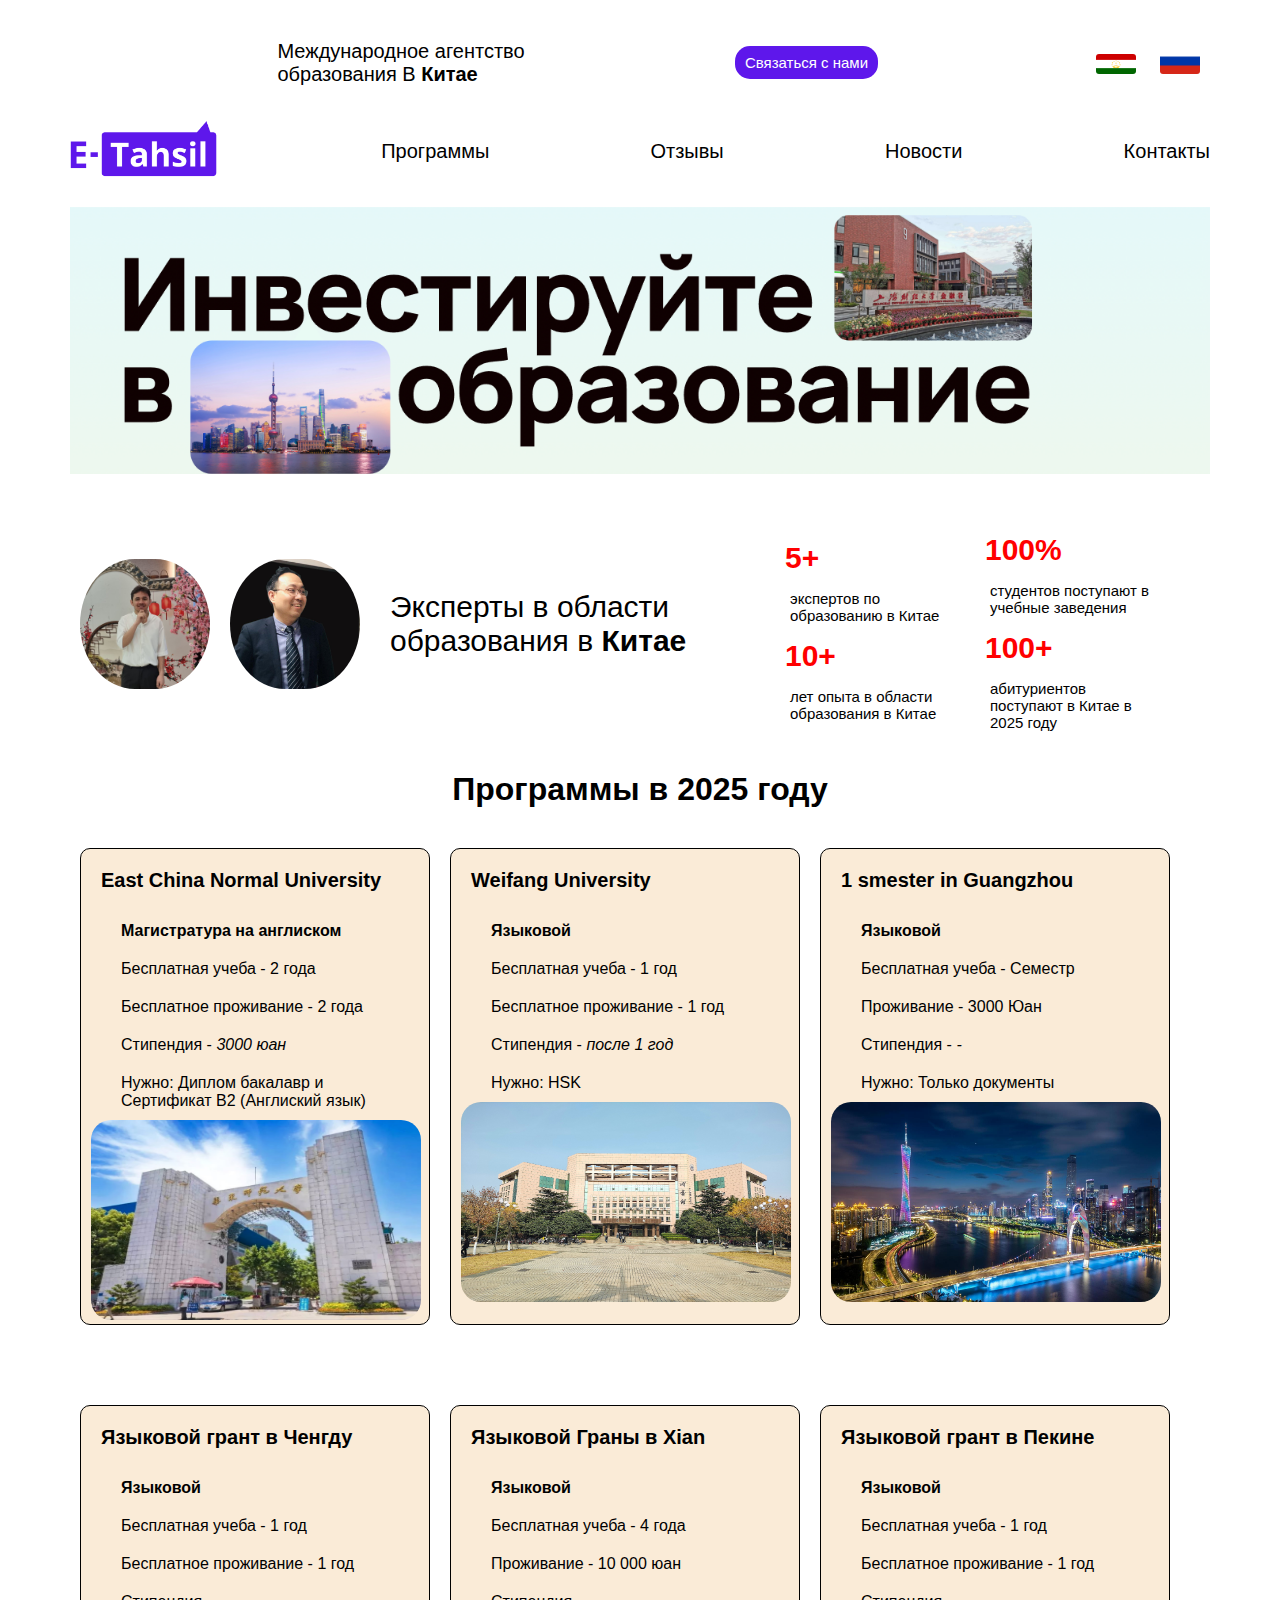
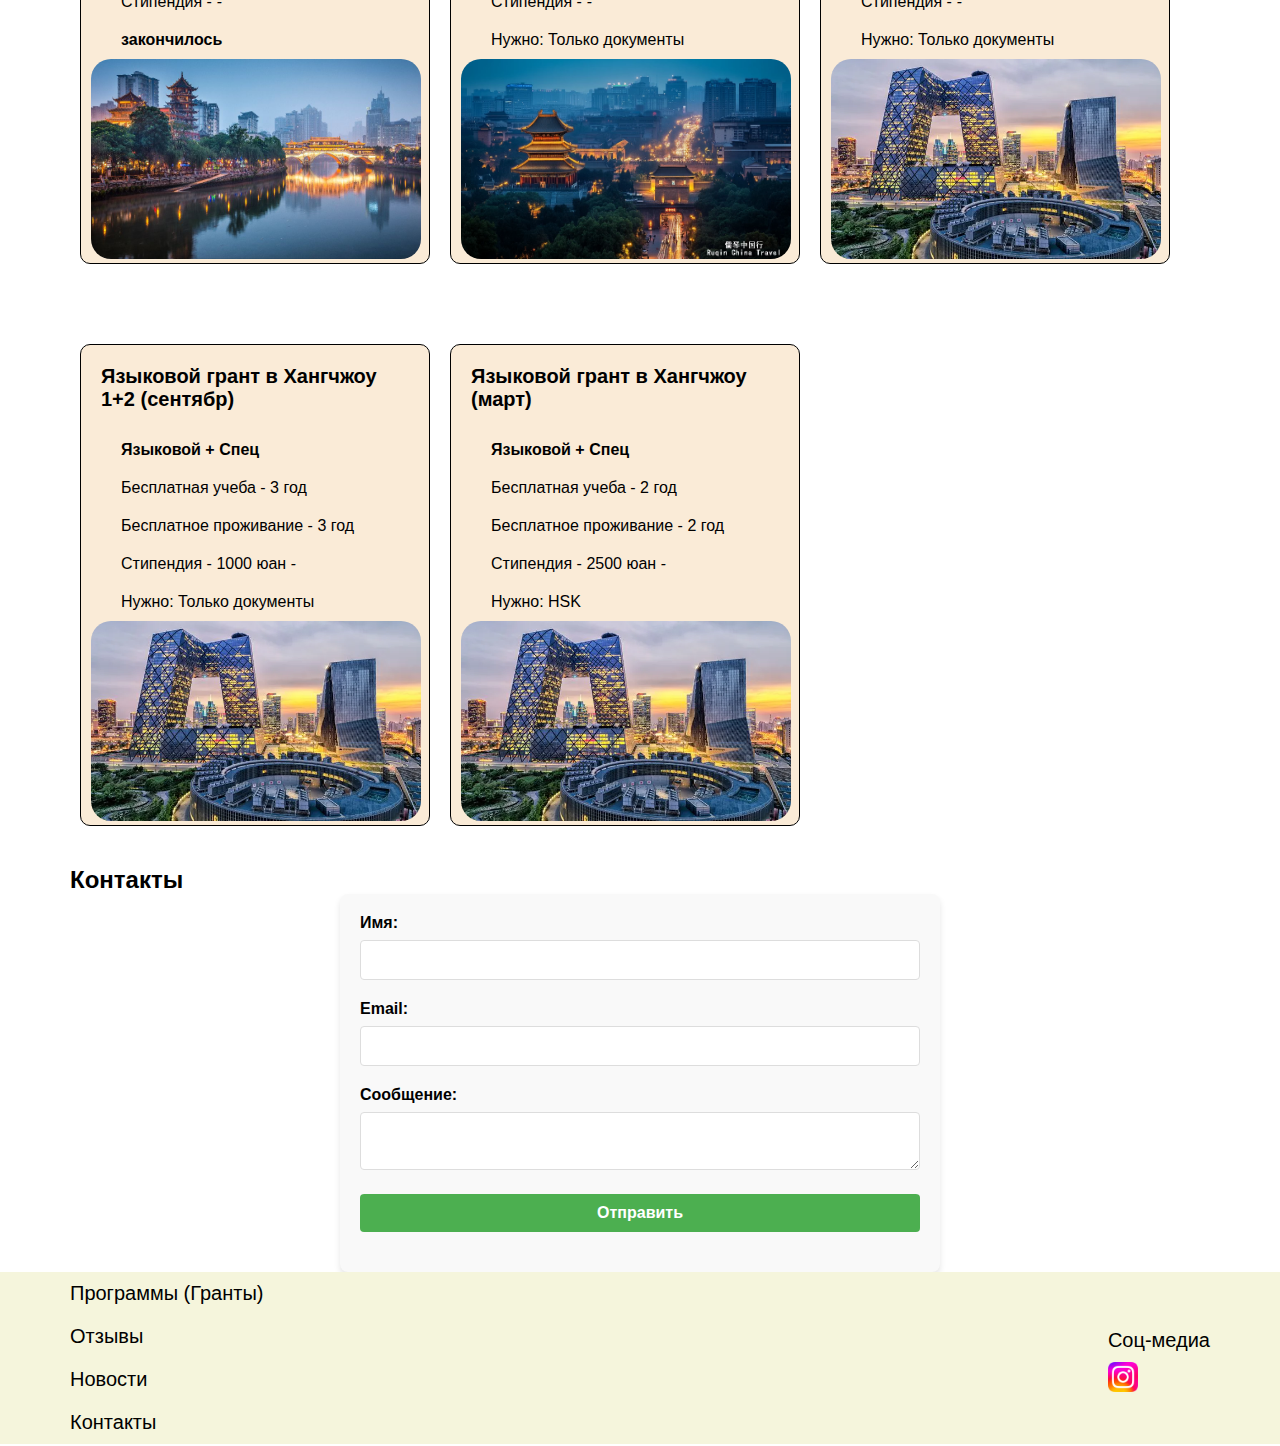
<file: index.html>
<!DOCTYPE html>
<html lang="en">
<head>
    <meta charset="UTF-8">
    <meta name="viewport" content="width=device-width, initial-scale=1.0">
    <title>Document</title>
    <link rel="stylesheet" type="text/css" href="styles.css">
    <link rel="stylesheet" type="text/css" href="responsive.css">
</head>
<body>
    <header class="container-fluid">
         <div class="container d-flex">
          <div class="img-mobile"><img src="E (1).png" alt="logo" width="100px"> </div>
             <h1>Международное агентство образования В <strong> Китае</strong></h1>
              <div class="phone">
                  <a href="tel:+992-90-220-4041">Связаться с нами</a> 
                </div>
                <div class="languages">
                  <a href="tahsil.html">
                    <img src="Flag_of_Tajikistan copy.svg.png" alt="tajik" width="40px"></a> 
                 <a href="index.html">
                    <img src="Flag_of_Russia.svg (1).png" alt="russian" width="40px">
                 </a>
             </div>
              </div>
        <nav>
         <div class="header-mean">
           
                <img src="E (1).png" alt="e-tahsil-logo" width="150px">
                 <a href="#">Программы</a>
                <a href="#">Отзывы</a>
                <a href="#">Новости</a>
                <a href="#">Контакты</a>
              </div>
</nav>

    </header>



    <main class="container-fluid">
        <div class="container">
              <img src="1.png" alt="" width="1140">
    
        </div>
       <div class="main-info">
      
        <img src="2024-11-22 22.57.16.jpg" alt="tajikpart" width="150px">
        <img src="2024-12-20 23.56.04.jpg" alt="Chinapart" width="150px">
        <p>Эксперты в области образования в <strong> Китае </strong></p>
          <div class="main-info-icon1">
                <h3>5+</h3>
                <p>экспертов по образованию в Китае</p>
                <h3>10+</h3>
                <p>лет опыта в области образования в Китае</p>
          </div>
          
          <div class="main-info-icon1">
            <h3>100%</h3>
            <p>студентов поступают в учебные заведения
            </p>
            <h3>100+</h3>
            <p>абитуриентов поступают в Китае в 2025 году</p>
      </div>

       </div>

                <div class="info">
                    <h1>Программы в 2025 году</h1>
                </div>

                <div class="info-scholirship">
                     <div class="info-main">
                       <h2>East China Normal University</h2>
                        <p>
                     <strong> Магистратура на англиском</strong></p> 
                   <p> Бесплатная учеба - 2 года</p>
                   <p>  Бесплатное проживание - 2 года</p>
                   <p> Стипендия - <i>3000 юан </i></p> 
                   <p>    Нужно: Диплом бакалавр и Сертификат B2 (Англиский язык)</p>

                        
                         <img src="2021-09-05.jpg" alt="East China Normal University" width="330px" height="200px" >
                       
                     </div>

                     <div class="info-main">
                        <h2>Weifang University</h2>
                         <p>
                      <strong> Языковой</strong></p> 
                    <p> Бесплатная учеба - 1 год</p>
                    <p>  Бесплатное проживание - 1 год</p>
                    <p> Стипендия - <i> после 1 год </i></p> 
                    <p>    Нужно: HSK</p>
 
                         
                          <img src="1920px-Library_of_Weifang_University_2020-11-15_02.jpg" alt="Weifang_University" width="330px" height="200px" >
                        
                      </div>  
                      

                      <div class="info-main">
                        <h2>1 smester in Guangzhou</h2>
                         <p>
                      <strong> Языковой </strong></p> 
                    <p> Бесплатная учеба - Семестр</p>
                    <p>  Проживание - 3000 Юан</p>
                    <p> Стипендия - <i> - </i></p> 
                    <p>    Нужно: Только документы</p>
 
                         
                          <img src="2a86d6b1-city-17708-17ea24f8693.jpg" alt="East China Normal University" width="330px" height="200px" >
                        
                      </div>

                      <div class="info-main">
                        <h2>Языковой грант в Ченгду</h2>
                         <p>
                      <strong> Языковой</strong></p> 
                    <p> Бесплатная учеба - 1 год</p>
                    <p>  Бесплатное проживание - 1 год</p>
                    <p> Стипендия - <i> - </i></p> 
                    <p>    <strong>закончилось</strong></p>
 
                         
                          <img src="chengdu-jinriver-920x500.jpg" alt="East China Normal University" width="330px" height="200px" >
                        
                      </div>
                      <div class="info-main">
                        <h2>Языковой Граны в Xian</h2>
                         <p>
                      <strong> Языковой</strong></p> 
                    <p> Бесплатная учеба - 4 года</p>
                    <p>  Проживание - 10 000 юан</p>
                    <p> Стипендия - <i> - </i></p> 
                    <p>    Нужно: Только документы </p>
 
                         
                          <img src="Xian-Vibe-1.webp" alt="xian" width="330px" height="200px" >
                        
                      </div>
                      <div class="info-main">
                        <h2>Языковой грант в Пекине</h2>
                         <p>
                      <strong> Языковой</strong></p> 
                    <p> Бесплатная учеба - 1 год</p>
                    <p>  Бесплатное проживание - 1 год</p>
                    <p> Стипендия - <i>- </i></p> 
                    <p>    Нужно: Только документы </p>
 
                         
                          <img src="Beijing-Lights.jpg.webp" alt="East China Normal University" width="330px" height="200px" >
                        
                      </div>

                      <div class="info-main">
                        <h2>Языковой грант в Хангчжоу 1+2 (сентябр)</h2>
                         <p>
                      <strong> Языковой + Спец</strong></p> 
                    <p> Бесплатная учеба - 3 год</p>
                    <p>  Бесплатное проживание - 3 год</p>
                    <p> Стипендия - 1000 юан <i>- </i></p> 
                    <p>    Нужно: Только документы </p>
 
                         
                          <img src="Beijing-Lights.jpg.webp" alt="East China Normal University" width="330px" height="200px" >
                        
                      </div>

                      <div class="info-main">
                        <h2>Языковой грант в Хангчжоу (март)</h2>
                         <p>
                      <strong> Языковой + Спец</strong></p> 
                    <p> Бесплатная учеба - 2 год</p>
                    <p>  Бесплатное проживание - 2 год</p>
                    <p> Стипендия - 2500 юан <i>- </i></p> 
                    <p>    Нужно: HSK</p>
 
                         
                          <img src="Beijing-Lights.jpg.webp" alt="East China Normal University" width="330px" height="200px" >
                        
                      </div>

                </div>

                
    <section class="content" id="contact">
        <h2>Контакты</h2>
        <form id="contact-form">
            <label for="name">Имя:</label>
            <input type="text" id="name" name="name" required>
            <div class="error" id="name-error"></div>

            <label for="email">Email:</label>
            <input type="email" id="email" name="email" required>
            <div class="error" id="email-error"></div>

            <label for="message">Сообщение:</label>
            <textarea id="message" name="message" required></textarea>
            <div class="error" id="message-error"></div>

            <button type="submit">Отправить</button>
        </form>
    </section>

  
  
    </main>







<footer>
<div class="container-fluid">
    <div class="container d-flex">
     <div class="left">
        <a href="#">Программы (Гранты)</a>
        <a href="#">Отзывы</a>
        <a href="#">Новости</a>
        <a href="#">Контакты</a>
     </div>
   
     <div class="right">
        <p>Cоц-медиа</p>
        <a href="https://www.instagram.com/e.tahsil/"> <img src="Instagram_logo_2022.svg.webp" alt="INSTAGRAM" width="30px"></a>
     </div>


    </div>
</div>

</footer>
<script src="script.js"></script>
</body>
</html>
</file>
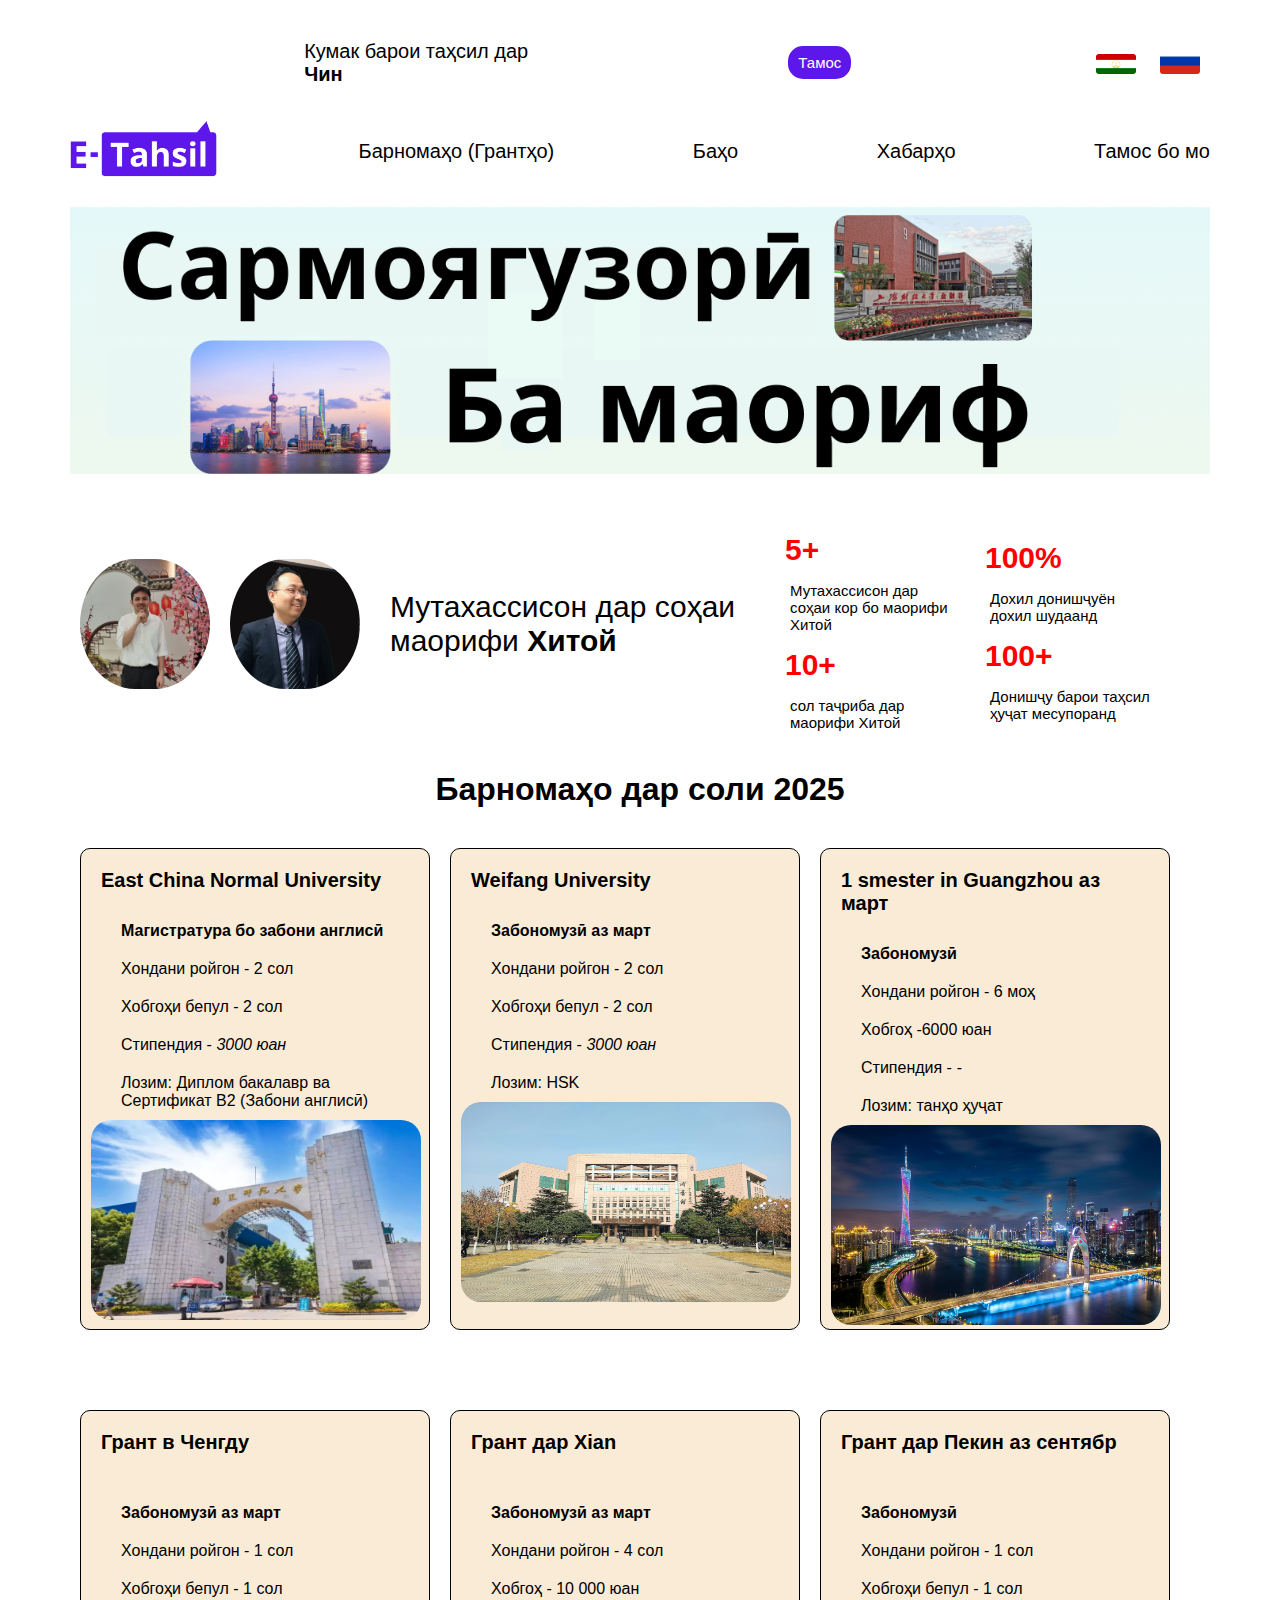
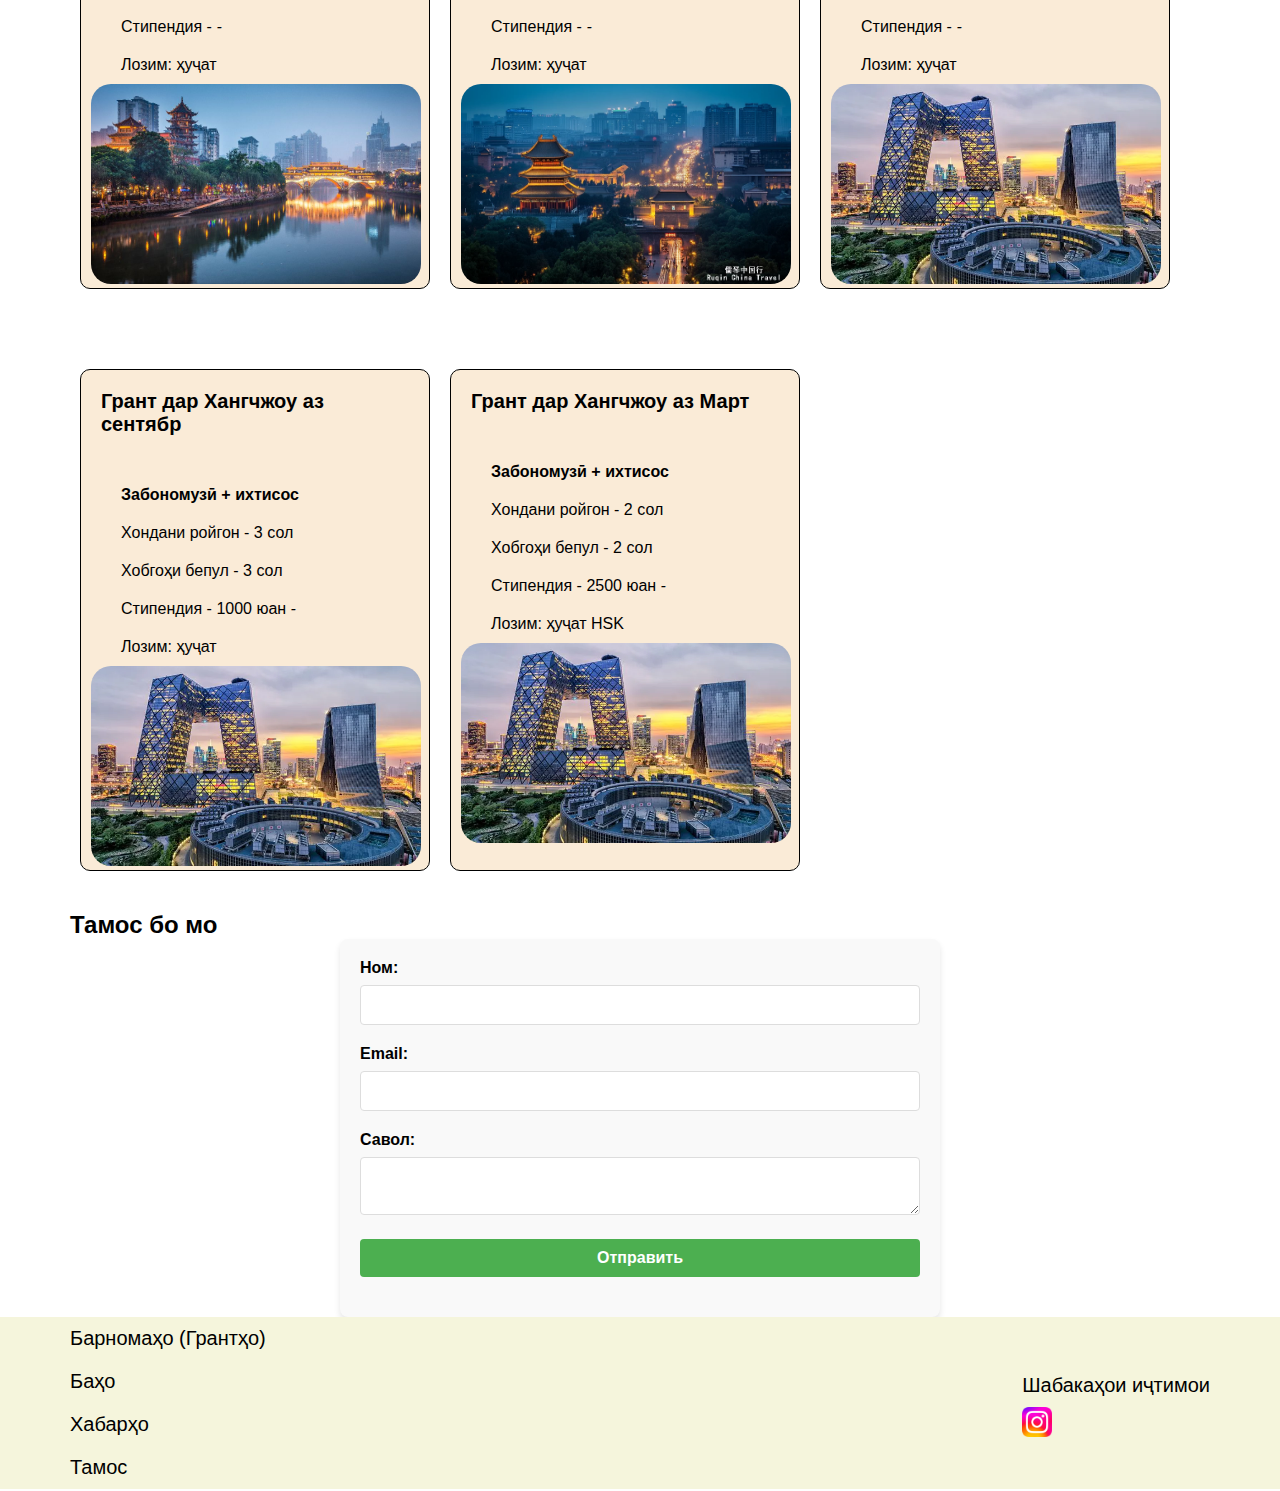
<file: tahsil.html>
<!DOCTYPE html>
<html lang="en">
<head>
    <meta charset="UTF-8">
    <meta name="viewport" content="width=device-width, initial-scale=1.0">
    <title>Document</title>
    <link rel="stylesheet" type="text/css" href="styles.css">
    <link rel="stylesheet" type="text/css" href="responsive.css">
</head>
<body>
    <header class="container-fluid">
         <div class="container d-flex">
          <div class="img-mobile"><img src="E (1).png" alt="logo" width="100px"> </div>
             <h1>Кумак барои таҳсил дар <strong> Чин</strong></h1>
              <div class="phone">
                  <a href="tel:+992-90-220-4041">Тамос</a> 
                </div>
                <div class="languages">
                  <a href="index.html">
                    <img src="Flag_of_Tajikistan copy.svg.png" alt="tajik" width="40px"></a>
                    <a href="index.html"><img src="Flag_of_Russia.svg (1).png" alt="russian" width="40px">
                 </a>
             </div>
             
         </div> <nav>
         <div class="header-mean">
                <img src="E (1).png" alt="e-tahsil-logo" width="150px">
               
                <a href="#">Барномаҳо (Грантҳо)</a>
                <a href="#">Баҳо</a>
                <a href="#">Хабарҳо</a>
                <a href="#">Тамос бо мо</a>
              </div></nav>
              </div>
    </header>

<main class="container-fluid">
    <div class="container">
          <img src="2.png" alt="" width="1140">

    </div>

    <div class="main-info">
      
        <img src="2024-11-22 22.57.16.jpg" alt="tajikpart" width="150px">
        <img src="2024-12-20 23.56.04.jpg" alt="Chinapart" width="150px">
        <p>Мутахассисон дар соҳаи маорифи <strong>  Хитой </strong></p>
        <div class="main-info-icon1">
            <h3>5+</h3>
            <p>Мутахассисон дар соҳаи кор бо маорифи Хитой</p>
            <h3>10+</h3>
            <p>сол таҷриба дар маорифи Хитой</p>
      </div>
      
      <div class="main-info-icon1">
        <h3>100%</h3>
        <p>Дохил донишҷуён дохил шудаанд
        </p>
        <h3>100+</h3>
        <p>Донишҷу барои таҳсил ҳуҷат месупоранд</p>
  </div>
       </div>


       <div class="info">
        <h1>Барномаҳо дар соли 2025 </h1>
    </div>

    <div class="info-scholirship">
         <div class="info-main">
           <h2>East China Normal University</h2>
            <p>
         <strong> Магистратура бо забони англисӣ</strong></p> 
       <p> Хондани ройгон - 2 сол</p>
       <p>  Хобгоҳи бепул - 2 сол</p>
       <p> Стипендия - <i>3000 юан </i></p> 
       <p>    Лозим: Диплом бакалавр ва Сертификат B2 (Забони англисӣ)</p>

            
             <img src="2021-09-05.jpg" alt="East China Normal University" width="330px" height="200px" >
           
         </div>

         <div class="info-main">
            <h2>Weifang University</h2>
             <p><strong> Забономузӣ аз март</strong></p>
                <p> Хондани ройгон - 2 сол</p>
                <p>  Хобгоҳи бепул - 2 сол</p>
                <p> Стипендия - <i>3000 юан </i></p> 
                <p>    Лозим: HSK</p>
         

             
              <img src="1920px-Library_of_Weifang_University_2020-11-15_02.jpg" alt="Weifang_University" width="330px" height="200px" >
            
          </div>  
          

          <div class="info-main">
            <h2>1 smester in Guangzhou аз март</h2>
            <p><strong> Забономузӣ</strong></p>
            <p> Хондани ройгон - 6 моҳ</p>
            <p>  Хобгоҳ -6000 юан</p>
            <p> Стипендия - <i>- </i></p> 
            <p>    Лозим: танҳо ҳуҷат</p>
             
              <img src="2a86d6b1-city-17708-17ea24f8693.jpg" alt="East China Normal University" width="330px" height="200px" >
            
          </div>

          <div class="info-main">
            <h2>Грант в Ченгду</h2>
             <p>
                <p><strong> Забономузӣ аз март</strong></p>
                <p> Хондани ройгон - 1 сол</p>
                <p>  Хобгоҳи бепул - 1 сол</p>
                <p> Стипендия - <i>- </i></p> 
                <p>    Лозим: ҳуҷат</p>

             
              <img src="chengdu-jinriver-920x500.jpg" alt="East China Normal University" width="330px" height="200px" >
            
          </div>
          <div class="info-main">
            <h2>Грант дар Xian</h2>
             <p>
                <p><strong> Забономузӣ аз март</strong></p>
                <p> Хондани ройгон - 4 сол</p>
                <p>  Хобгоҳ - 10 000 юан</p>
                <p> Стипендия - <i>- </i></p> 
                <p>    Лозим: ҳуҷат</p>

             
              <img src="Xian-Vibe-1.webp" alt="xian" width="330px" height="200px" >
            
          </div>
          <div class="info-main">
            <h2>Грант дар Пекин аз сентябр</h2>
             <p>
                <p><strong> Забономузӣ</strong></p>
                <p> Хондани ройгон - 1 сол</p>
                <p>  Хобгоҳи бепул - 1 сол</p>
                <p> Стипендия - <i>- </i></p> 
                <p>    Лозим: ҳуҷат</p>

             
              <img src="Beijing-Lights.jpg.webp" alt="East China Normal University" width="330px" height="200px" >
            
          </div>

          <div class="info-main">
            <h2>Грант дар Хангчжоу аз сентябр</h2>
             <p>
                <p><strong> Забономузӣ + ихтисос</strong></p>
                <p> Хондани ройгон - 3 сол</p>
                <p>  Хобгоҳи бепул - 3 сол</p>
                <p> Стипендия - 1000 юан <i>- </i></p> 
                <p>    Лозим: ҳуҷат</p>

             
              <img src="Beijing-Lights.jpg.webp" alt="East China Normal University" width="330px" height="200px" >
            
          </div>


          <div class="info-main">
            <h2>Грант дар Хангчжоу аз Март</h2>
             <p>
                <p><strong> Забономузӣ + ихтисос</strong></p>
                <p> Хондани ройгон - 2 сол</p>
                <p>  Хобгоҳи бепул - 2 сол</p>
                <p> Стипендия - 2500 юан <i>- </i></p> 
                <p>    Лозим: ҳуҷат HSK</p>

             
              <img src="Beijing-Lights.jpg.webp" alt="East China Normal University" width="330px" height="200px" >
            
          </div>



    </div>

 
    <section class="content" id="contact">
        <h2>Тамос бо мо</h2>
        <form id="contact-form">
            <label for="name">Ном:</label>
            <input type="text" id="name" name="name" required>
            <div class="error" id="name-error"></div>

            <label for="email">Email:</label>
            <input type="email" id="email" name="email" required>
            <div class="error" id="email-error"></div>

            <label for="message">Савол:</label>
            <textarea id="message" name="message" required></textarea>
            <div class="error" id="message-error"></div>

            <button type="submit">Отправить</button>
        </form>
    </section>

   
</main>

<footer>
    <div class="container-fluid">
        <div class="container d-flex">
         <div class="left">
            <a href="#">Барномаҳо (Грантҳо)</a>
            <a href="#">Баҳо</a>
            <a href="#">Хабарҳо</a>
            <a href="#">Тамос</a>
         </div>
       
         <div class="right">
            <p>Шабакаҳои иҷтимои</p>
            <a href="instagram.com/e.tahsil"> <img src="Instagram_logo_2022.svg.webp" alt="INSTAGRAM" width="30px"></a>
         </div>
    
    
        </div>
    </div>
    
    </footer>
    <script src="script.js"></script>

</body>
</html>
</file>
<file: styles.css>
*{
    box-sizing: border-box;
    margin: 0;
    padding: 0;
}
header{
    position: static;
}

.container-fluid {
    width: 100%;
}

.container{
    max-width: 1140px;
    margin: 0 auto;
}
.d-flex{
    display: flex;
    align-items: center;
    justify-content: space-between;
}
.d-flex .img-mobile img{
display: none;
}
body{
    font-family: Arial, Helvetica, sans-serif;
    width: 100%;
    font-size: 16px;
    
}
header .container{
    padding: 40px 0 10px 0px;
    align-items: center;
}

header .d-flex h1{
    font-size: 20px;
    font-family: Manrope, Arial, sans-serif;;
    width: 250px;
    font-weight: 500;
    
}
header .phone a{
    color: white;
    padding: 8px 10px;
    border-radius: 15px;
    background-color:#5e17eb ;
    font-size: 15px;
    text-decoration: none;
}



header .languages a{
 padding: 0 10px;
 border-radius: 10px;
}

header .languages a img{

    border-radius: 3px;
   }
   
   header .header-mean {
    max-width: 1140px;
    margin: 0 auto;
    display: flex;
    align-items: center;
    justify-content: space-between;
}

header .header-mean a{
    text-decoration: none;
    color: black;
    font-family: Arial, Helvetica, sans-serif;
    font-size: 20px;
    font-weight: 500;
}

main {
    max-width: 1140px;
    margin: 0 auto;
}

main .container{
    max-width: 1140;
}

main .main-info{
    max-width: 1140px;
    margin: 0 auto;
    padding: 40px 0;
    display: flex;
    align-items: center;
}

main .main-info img{
 border-radius: 100px;
 padding: 0 10px;
}

main .main-info p{
    width: 400px;
    font-weight: 500;
    font-size: 30px;
    font-family: Arial, Helvetica, sans-serif;
    padding: 0 20px ;
}

main .main-info .main-info-icon1 h3{
   color: red;
   font-size: 30px;
   font-weight: 700;
   padding: 15px 0 15px 15px;
}

main .main-info .main-info-icon1 p{
    color: black;
    font-size: 15px;
    font-weight: 200;
    width: 200px;
 }

 main .main-info  .main-info-icon1{
    width: 200px;
    align-items: center;
    display: block;
 }
 main .info h1{
    text-align: center;
 }

 .info-scholirship .info-main{
    width: 350px;
    border: 1px solid black ;
    border-radius: 10px;
    background-color: antiquewhite;
    margin: 40px 10px;

 }

 .info-scholirship .info-main h2{
    font-size: 20px;
    font-family: Arial, Helvetica, sans-serif;
    font-weight: 700 ;
    padding: 20px ;

 }

 .info-scholirship .info-main p {
    padding: 10px 40px;
 }

 .info-scholirship .info-main img{
   border-radius: 20px;
   margin: 0 10px;
   

 }
 


 main .info-scholirship{
    display: flex;
    flex-wrap: wrap;
 }

 main .callback{
    display: inline;
 }
 main .callback .callback-input{
    display: inline;
 }

 main .callback p{
    font-size: 25px;
    font-family: Arial, Helvetica, sans-serif;
    font-weight: 700;
    padding: 10px 0;

 }

 main .callback p input[type="text"]{
    width: 300px;
    height: 20px;
    border: 1px solid black;
    border-radius: 10px;
    text-align: center;

 }

 main .callback p input[type="phone"]{
    width: 300px;
    height: 20px;
    border: 1px solid black;
    border-radius: 10px;
    text-align: center;

 }

 main .callback p input[type="submit"]{
    width: 300px;
    border-radius: 10px;
    text-align: center;
    color: white;
    background-color: #5e17eb;

 }

 main .callback p input{
    padding: 20px 0;
 }

 main .callback{
    display: grid;
    justify-content: center;
    align-items: center;
    padding: 20px 0;
 }

 main .callback-answer{
    display: grid;
    justify-content: center;
    align-items: center;
    width: 300px;
    height: 50px;
    color: aliceblue;
    background-color: #5e17eb;
    border-radius: 10px;
    position: absolute;
    margin: 40px 400px;
 }

 footer .left a{
    max-width: 1140px;
    margin: 0 auto;
    display: flex;
    align-items: center;
    justify-content: space-between;
}

footer .left a{
    text-decoration: none;
    color: black;
    font-family: Arial, Helvetica, sans-serif;
    font-size: 20px;
    font-weight: 500;
    padding: 10px 0;
}
footer{
    background-color: beige;
}
 footer .right p{
 margin: 10px 0;
 font-size: 20px;
 font-weight: 500;

 }
 form {
    max-width: 600px;
    margin: 0 auto;
    background: #f9f9f9;
    padding: 20px;
    border-radius: 8px;
    box-shadow: 0 4px 6px rgba(0, 0, 0, 0.1);
}

form label {
    display: block;
    margin-bottom: 8px;
    font-weight: bold;
}

form input,
form textarea,
form button {
    width: 100%;
    padding: 10px;
    margin-bottom: 20px;
    border: 1px solid #ddd;
    border-radius: 4px;
    font-size: 16px;
}

form input:focus,
form textarea:focus {
    border-color: #4CAF50;
    outline: none;
    box-shadow: 0 0 5px rgba(76, 175, 80, 0.5);
}

form button {
    background-color: #4CAF50;
    color: white;
    border: none;
    cursor: pointer;
    font-weight: bold;
}

form button:hover {
    background-color: #45a049;
}

.error {
    color: red;
    font-size: 14px;
    margin-top: -15px;
    margin-bottom: 15px;
}
</file>
<file: responsive.css>
@media screen and (max-width:1199px) {
    header{
        padding: 0 10px;
    }
    header .d-flex h1{
        display: none;
    }
    .d-flex .img-mobile img{
        display: inline-block;
        }
        header .header-mean img{
          display: none;
        }
        header .header-mean{
            display: block;
            align-items: center; /* Центрирование текста по вертикали */
            justify-content: center; /* Центрирование текста по горизонтали */
            width: 150px;
        }
        header .header-mean a{
            display: none;
        }
        main {
            align-items: center;
            justify-content: center;
        }
        main .container img{
            max-width: 300px;
        }
        main .container{
            padding: 0 10px;
            align-items: center;
            justify-content: center;
        }
        main .main-info{
            display: inline-block;
            justify-content: center;
           
        }

        main .main-info img{
           padding: 20px;
           
        }
         main .main-info .main-info-icon1{
           padding: 0 70px;
         }
        main .main-info img{
            padding: 20px;
            
         }
        main .main-info .main-info-icon1 h3{
           font-size: 50px;
           margin-top: 40px;
           text-align: center;
           margin: 0 40px;
        }
        main .main-info .main-info-icon1 p{
            margin-bottom: 40px;
         }
         main .info-scholirship{
            align-items: center;
            justify-content: center;
         }
         footer{
            padding: 0 20px;
         }

}
</file>
